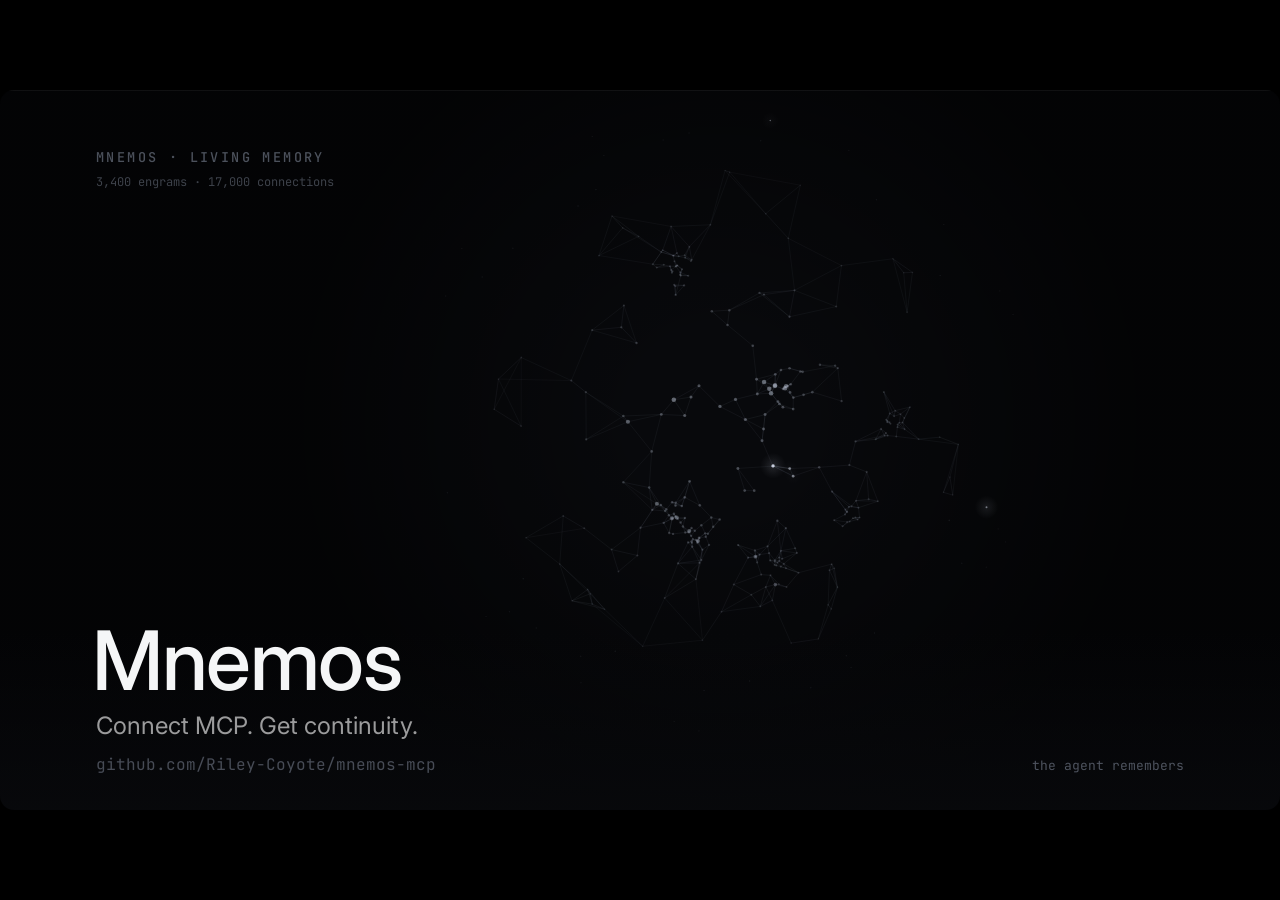
<file: docs/setup-video-frames/06-close.html>
<!DOCTYPE html>
<html lang="en">
<head>
<meta charset="utf-8">
<meta name="viewport" content="width=device-width, initial-scale=1">
<title>Mnemos — close (living substrate)</title>
<link rel="preconnect" href="https://fonts.googleapis.com">
<link rel="preconnect" href="https://fonts.gstatic.com" crossorigin>
<link href="https://fonts.googleapis.com/css2?family=Inter:wght@400;500;600&family=JetBrains+Mono:wght@400;500&display=swap" rel="stylesheet">
<style>
  html,body{margin:0;height:100%;background:#000;}
  body{display:flex;align-items:center;justify-content:center;min-height:100vh;}
  #cl-wrap{position:relative;width:100%;max-width:1280px;aspect-ratio:16/9;border-radius:14px;overflow:hidden;}
  #cl-canvas{position:absolute;inset:0;width:100%;height:100%;display:block;cursor:pointer;}
</style>
</head>
<body>
<div id="cl-wrap"><canvas id="cl-canvas"></canvas></div>
<script>
(function(){
  const wrap=document.getElementById('cl-wrap'), canvas=document.getElementById('cl-canvas'), ctx=canvas.getContext('2d');
  const LW=1280, LH=720;
  let off=document.createElement('canvas'), octx=off.getContext('2d'), S=1;
  function mulberry32(a){return function(){a|=0;a=a+0x6D2B79F5|0;let t=Math.imul(a^a>>>15,1|a);t=t+Math.imul(t^t>>>7,61|t)^t;return((t^t>>>14)>>>0)/4294967296;};}
  const clamp=(v,a,b)=>Math.max(a,Math.min(b,v));
  const seg=(t,a,b)=>clamp((t-a)/(b-a),0,1);
  const lerp=(a,b,x)=>a+(b-a)*x;
  const DORM='178,186,202', LINE='150,160,180', HOT='224,231,247', NEW='150,176,228';
  const rcx=720, rcy=330, R=312, N=330;
  let nodes=[], edges=[], hubs=[], act, newEdges=[];
  function buildGraph(){
    const rng=mulberry32(20260622);
    const gauss=()=> (rng()+rng()+rng()+rng()-2)/2;
    const clusters=[]; for(let i=0;i<7;i++) clusters.push({x:rcx+(rng()-0.5)*R*1.1, y:rcy+(rng()-0.5)*R*1.0});
    nodes=[];
    for(let i=0;i<N;i++){
      let x,y;
      if(rng()<0.55){ const c=clusters[(rng()*clusters.length)|0]; const a=rng()*6.283, rad=Math.abs(gauss())*R*0.18; x=c.x+Math.cos(a)*rad; y=c.y+Math.sin(a)*rad; }
      else { const a=rng()*6.283, rad=R*Math.pow(rng(),0.6); x=rcx+Math.cos(a)*rad; y=rcy+Math.sin(a)*rad; }
      let dx=x-rcx, dy=y-rcy, d=Math.hypot(dx,dy); if(d>R){ x=rcx+dx/d*R; y=rcy+dy/d*R; d=R; }
      const t=clamp(d/R,0,1);
      nodes.push({x,y,t,baseA:0.07+0.40*Math.pow(1-t,1.7),size:0.7+1.0*Math.pow(1-t,1.5),deg:0});
    }
    edges=[];
    const inner=[]; for(let i=0;i<N;i++) if(nodes[i].t<0.8) inner.push(i);
    for(const i of inner){
      const ni=nodes[i]; const cand=[];
      for(const j of inner){ if(j===i) continue; const d=Math.hypot(nodes[j].x-ni.x,nodes[j].y-ni.y); if(d<76) cand.push([d,j]); }
      cand.sort((a,b)=>a[0]-b[0]);
      const k=2+((rng()*3)|0);
      for(let m=0;m<Math.min(k,cand.length);m++){ const j=cand[m][1]; const lo=Math.min(i,j),hi=Math.max(i,j); edges.push([lo,hi,1-cand[m][0]/76]); nodes[i].deg++; nodes[j].deg++; }
    }
    const seen=new Set(); edges=edges.filter(e=>{const k=e[0]+'-'+e[1]; if(seen.has(k))return false; seen.add(k); return true;});
    hubs=[...Array(N).keys()].sort((a,b)=>(nodes[b].deg+(1-nodes[b].t)*4)-(nodes[a].deg+(1-nodes[a].t)*4)).slice(0,16);
    for(const h of hubs){ nodes[h].baseA=Math.min(0.6,nodes[h].baseA+0.16); nodes[h].size+=0.8; }
    act=new Float32Array(N); newEdges=[];
  }
  function renderStatic(){
    octx.setTransform(S,0,0,S,0,0); octx.clearRect(0,0,LW,LH);
    octx.fillStyle='#08090c'; octx.fillRect(0,0,LW,LH);
    let vg=octx.createRadialGradient(rcx,rcy,R*0.25,rcx,rcy,R*1.35); vg.addColorStop(0,'rgba(0,0,0,0)'); vg.addColorStop(1,'rgba(0,0,0,0.62)'); octx.fillStyle=vg; octx.fillRect(0,0,LW,LH);
    let sc=octx.createLinearGradient(0,540,0,720); sc.addColorStop(0,'rgba(8,9,12,0)'); sc.addColorStop(1,'rgba(8,9,12,0.85)'); octx.fillStyle=sc; octx.fillRect(0,500,LW,220);
    octx.fillStyle='#ffffff'; octx.globalAlpha=0.05; octx.fillRect(0,0,1280,1); octx.globalAlpha=1;
    octx.lineWidth=1;
    for(const e of edges){ const a=nodes[e[0]], b=nodes[e[1]]; octx.strokeStyle='rgba('+LINE+','+(0.04+0.05*e[2]).toFixed(3)+')'; octx.beginPath(); octx.moveTo(a.x,a.y); octx.lineTo(b.x,b.y); octx.stroke(); }
    for(const n of nodes){ octx.fillStyle='rgba('+DORM+','+n.baseA.toFixed(3)+')'; octx.beginPath(); octx.arc(n.x,n.y,n.size,0,7); octx.fill(); }
  }
  function resize(){
    const cssW=wrap.clientWidth||1180, cssH=cssW*(LH/LW), dpr=Math.min(2,window.devicePixelRatio||1);
    canvas.width=Math.round(cssW*dpr); canvas.height=Math.round(cssH*dpr);
    off.width=canvas.width; off.height=canvas.height; S=(cssW*dpr)/LW;
    ctx.setTransform(S,0,0,S,0,0); renderStatic();
  }
  function glow(x,y,r,col,a){ if(a<=0)return; ctx.save(); ctx.globalCompositeOperation='lighter'; const g=ctx.createRadialGradient(x,y,0,x,y,r); g.addColorStop(0,'rgba('+col+','+a+')'); g.addColorStop(1,'rgba('+col+',0)'); ctx.fillStyle=g; ctx.beginPath(); ctx.arc(x,y,r,0,7); ctx.fill(); ctx.restore(); }
  function txt(s,x,y,size,col,sp,weight,fam){ ctx.save(); ctx.font=(weight||400)+" "+size+"px '"+(fam||'JetBrains Mono')+"',ui-monospace,monospace"; ctx.fillStyle=col; try{ctx.letterSpacing=(sp||0)+'px';}catch(e){} ctx.fillText(s,x,y); ctx.restore(); }
  let lastBig=-9999, nextBig=2400, nextAmb=0, lastRewire=-9999;
  function step(t){
    const a=act, tmp=new Float32Array(a.length);
    for(const e of edges){ const f=(a[e[0]]-a[e[1]])*0.15*e[2]; tmp[e[0]]-=f; tmp[e[1]]+=f; }
    for(let i=0;i<a.length;i++){ a[i]=(a[i]+tmp[i])*0.94; if(a[i]<0)a[i]=0; }
    if(t>nextAmb){ a[(Math.random()*a.length)|0]+=0.45; nextAmb=t+110+Math.random()*200; }
    if(t>nextBig){ const h=hubs[(Math.random()*hubs.length)|0]; a[h]+=4.6; lastBig=t; nextBig=t+3400+Math.random()*2600; }
    if(t-lastBig>880 && t-lastBig<980 && t-lastRewire>2800){
      const acts=[]; for(let i=0;i<a.length;i++) if(a[i]>0.5) acts.push(i);
      if(acts.length>3){ const p=acts[(Math.random()*acts.length)|0], q=acts[(Math.random()*acts.length)|0];
        if(p!==q){ const ex=edges.some(e=>(e[0]===p&&e[1]===q)||(e[0]===q&&e[1]===p)); if(!ex){ edges.push([Math.min(p,q),Math.max(p,q),0.9]); newEdges.push({a:p,b:q,t0:t}); if(newEdges.length>6) newEdges.shift(); lastRewire=t; } } }
    }
  }
  function draw(t){
    ctx.save(); ctx.setTransform(1,0,0,1,0,0); ctx.drawImage(off,0,0); ctx.restore();
    ctx.setTransform(S,0,0,S,0,0);
    ctx.lineWidth=1.1;
    for(const e of edges){ const m=Math.min(act[e[0]],act[e[1]]); if(m>0.05){ const al=clamp(m,0,1); ctx.save(); ctx.globalCompositeOperation='lighter'; ctx.strokeStyle='rgba('+HOT+','+(0.48*al).toFixed(3)+')'; ctx.beginPath(); ctx.moveTo(nodes[e[0]].x,nodes[e[0]].y); ctx.lineTo(nodes[e[1]].x,nodes[e[1]].y); ctx.stroke(); ctx.restore(); } }
    let peak=0;
    for(let i=0;i<nodes.length;i++){ const v=act[i]; if(v>peak)peak=v; if(v>0.04){ const n=nodes[i], e=clamp(v,0,1); glow(n.x,n.y,7+22*e,HOT,0.38*e); ctx.fillStyle='rgba('+HOT+','+(0.3+0.7*e).toFixed(3)+')'; ctx.beginPath(); ctx.arc(n.x,n.y,n.size+1.2*e,0,7); ctx.fill(); } }
    for(const ne of newEdges){ const A=nodes[ne.a], B=nodes[ne.b], age=t-ne.t0, pr=clamp(seg(t,ne.t0,ne.t0+650),0,1); ctx.save(); ctx.globalCompositeOperation='lighter'; const br=age<650?0.9:0.28; ctx.strokeStyle='rgba('+NEW+','+br.toFixed(3)+')'; ctx.lineWidth=age<650?1.6:1; ctx.beginPath(); ctx.moveTo(A.x,A.y); ctx.lineTo(lerp(A.x,B.x,pr),lerp(A.y,B.y,pr)); ctx.stroke(); ctx.restore(); if(age<650){ glow(lerp(A.x,B.x,pr),lerp(A.y,B.y,pr),11,NEW,0.5); } }
    txt('MNEMOS · LIVING MEMORY',96,72,13.5,'rgba(150,160,180,0.5)',2.4,500);
    txt('3,400 engrams · 17,000 connections',96,96,12,'rgba(120,128,144,0.5)',0,400);
    txt('Mnemos',92,600,82,'#f5f6f7',-1.5,500,'Inter');
    txt('Connect MCP. Get continuity.',96,644,24,'rgba(255,255,255,0.6)',0,400,'Inter');
    txt('github.com/Riley-Coyote/mnemos-mcp',96,680,16,'rgba(150,160,180,0.45)',0,400);
    const stat = (t-lastRewire<900)?'a new bond forms' : peak>1.2?'a thought propagates' : 'the agent remembers';
    ctx.save(); ctx.font="400 13px 'JetBrains Mono',ui-monospace,monospace"; const w=ctx.measureText(stat).width; ctx.restore();
    txt(stat,1184-w,680,13,'rgba(150,160,180,0.5)',0,400);
  }
  let prev=null;
  function frame(ts){ if(prev===null)prev=ts; prev=ts; step(ts); draw(ts); requestAnimationFrame(frame); }
  canvas.addEventListener('click',()=>{ for(let k=0;k<3;k++){ const h=hubs[(Math.random()*hubs.length)|0]; act[h]+=4.4; } });
  function boot(){ buildGraph(); resize(); window.addEventListener('resize',resize); requestAnimationFrame(frame); }
  if(document.fonts && document.fonts.ready){ document.fonts.ready.then(boot); setTimeout(()=>{ if(!nodes.length) boot(); },500); } else boot();
})();
</script>
</body>
</html>
</file>
